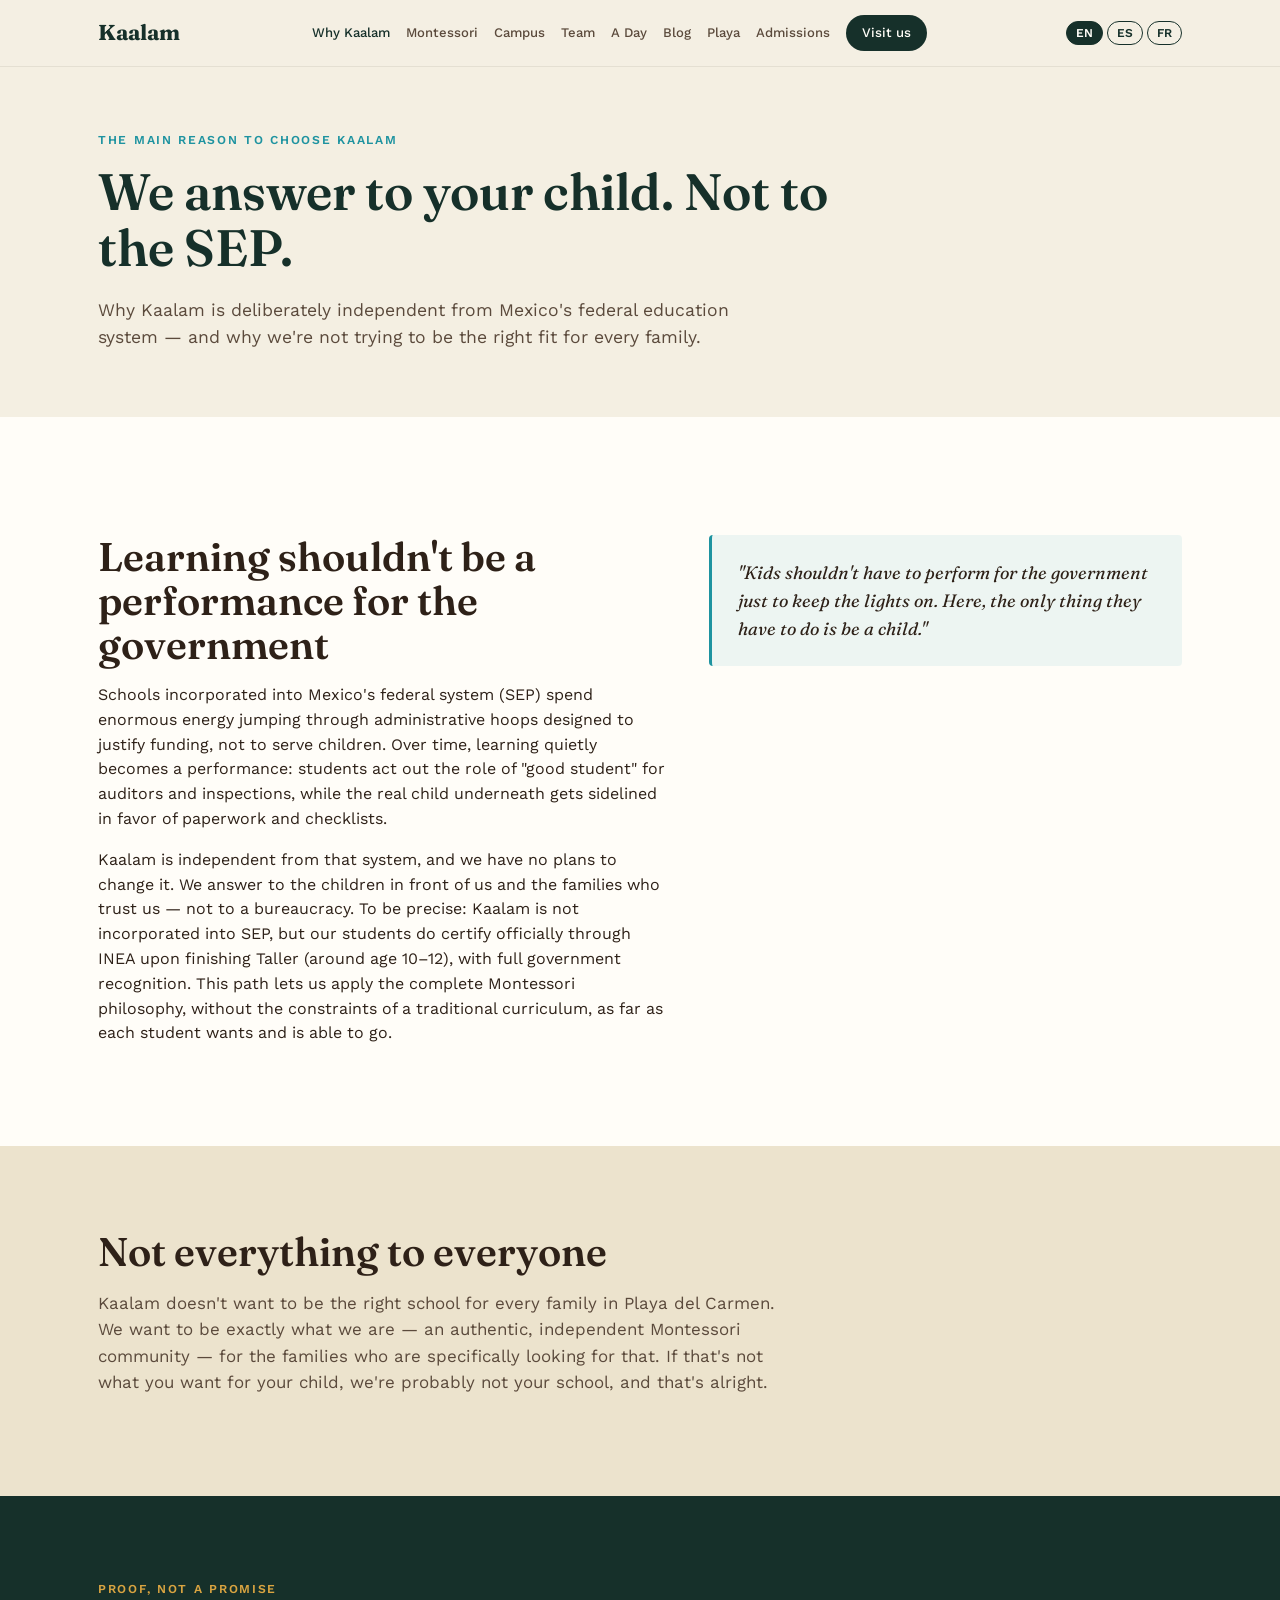
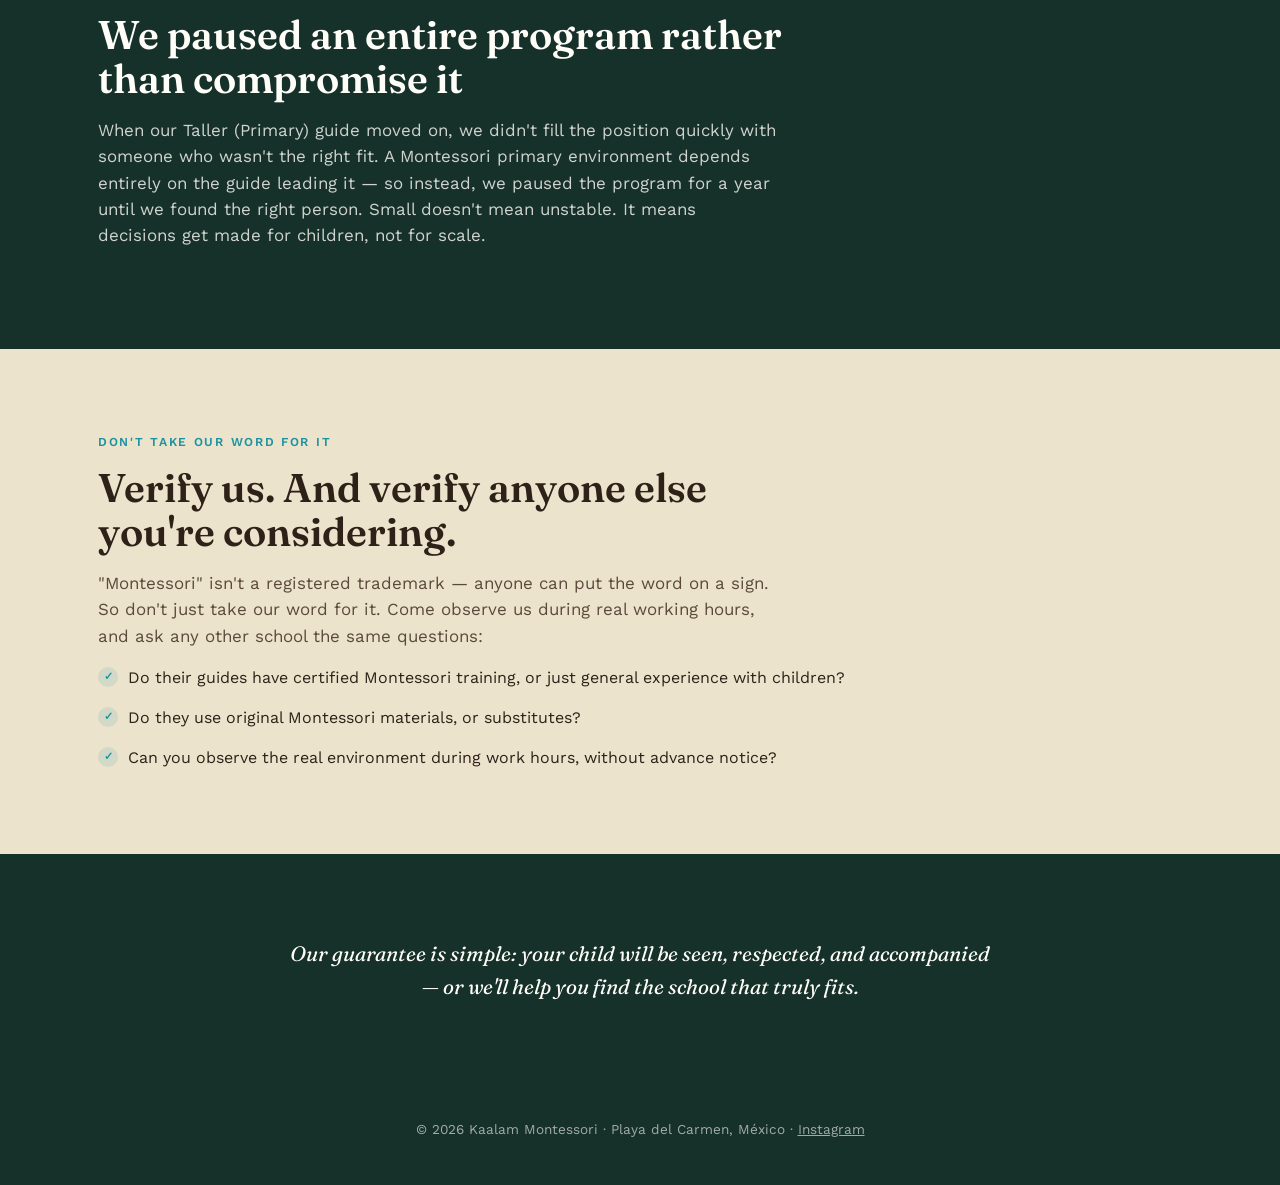
<file: index.html>
<!DOCTYPE html>
<html lang="en">
<head>
<meta charset="UTF-8">
<meta name="viewport" content="width=device-width, initial-scale=1.0">
<title>Por qué Kaalam — Kaalam Montessori</title>
<link rel="preconnect" href="https://fonts.googleapis.com">
<link rel="preconnect" href="https://fonts.gstatic.com" crossorigin>
<link href="https://fonts.googleapis.com/css2?family=Fraunces:opsz,wght@9..144,400;9..144,500;9..144,600;9..144,700&family=Work+Sans:wght@300;400;500;600;700&family=Caveat:wght@500;600&display=swap" rel="stylesheet">
<link rel="stylesheet" href="styles.css">
<style>
/* Critical inline fallback: ensures only one language shows even if styles.css fails to load */
body.en [data-lang]:not([data-lang="en"]) { display: none !important; }
body.es [data-lang]:not([data-lang="es"]) { display: none !important; }
body.fr [data-lang]:not([data-lang="fr"]) { display: none !important; }
</style>

</head>
<body class="en">

<header class="nav">
  <div class="nav-inner">
    <a href="index.html" class="brand">Kaalam</a>
    <nav class="nav-links">
      <a href="por-que-kaalam.html" class="active"><span data-lang="en">Why Kaalam</span><span data-lang="es">Por qué Kaalam</span><span data-lang="fr">Pourquoi Kaalam</span></a>
      <a href="montessori.html">Montessori</a>
      <a href="campus.html"><span data-lang="en">Campus</span><span data-lang="es">Campus</span><span data-lang="fr">Campus</span></a>
      <a href="equipo.html"><span data-lang="en">Team</span><span data-lang="es">Equipo</span><span data-lang="fr">Équipe</span></a>
      <a href="un-dia.html"><span data-lang="en">A Day</span><span data-lang="es">Un Día</span><span data-lang="fr">Une Journée</span></a>
      <a href="blog.html">Blog</a>
      <a href="playa.html">Playa</a>
      <a href="inscripciones.html"><span data-lang="en">Admissions</span><span data-lang="es">Inscripciones</span><span data-lang="fr">Admissions</span></a>
      <a href="contacto.html" class="nav-cta"><span data-lang="en">Visit us</span><span data-lang="es">Visítanos</span><span data-lang="fr">Visitez-nous</span></a>
    </nav>
    <div class="lang-switch" role="group" aria-label="Language">
      <button data-set-lang="en" class="lang-btn active">EN</button>
      <button data-set-lang="es" class="lang-btn">ES</button>
      <button data-set-lang="fr" class="lang-btn">FR</button>
    </div>
  </div>
</header>

<section class="page-hero">
  <div class="section-inner">
    <p class="eyebrow"><span data-lang="en">The main reason to choose Kaalam</span><span data-lang="es">La razón principal para elegir Kaalam</span><span data-lang="fr">La raison principale de choisir Kaalam</span></p>
    <h1><span data-lang="en">We answer to your child. Not to the SEP.</span><span data-lang="es">Le respondemos a tu hijo. No a la SEP.</span><span data-lang="fr">Nous répondons à votre enfant. Pas au ministère.</span></h1>
    <p class="lead"><span data-lang="en">Why Kaalam is deliberately independent from Mexico's federal education system — and why we're not trying to be the right fit for every family.</span><span data-lang="es">Por qué Kaalam es deliberadamente independiente del sistema educativo federal de México — y por qué no buscamos ser la opción correcta para cada familia.</span><span data-lang="fr">Pourquoi Kaalam est délibérément indépendante du système éducatif fédéral mexicain — et pourquoi nous ne cherchons pas à convenir à chaque famille.</span></p>
  </div>
</section>

<section class="section">
  <div class="section-inner">
    <div class="two-col">
      <div class="col-text">
        <h2><span data-lang="en">Learning shouldn't be a performance for the government</span><span data-lang="es">El aprendizaje no debería ser una actuación para el gobierno</span><span data-lang="fr">L'apprentissage ne devrait pas être une représentation pour le gouvernement</span></h2>
        <p>
          <span data-lang="en">Schools incorporated into Mexico's federal system (SEP) spend enormous energy jumping through administrative hoops designed to justify funding, not to serve children. Over time, learning quietly becomes a performance: students act out the role of "good student" for auditors and inspections, while the real child underneath gets sidelined in favor of paperwork and checklists.</span>
          <span data-lang="es">Las escuelas incorporadas al sistema federal de México (SEP) invierten una energía enorme en cumplir requisitos administrativos diseñados para justificar el financiamiento, no para servir a los niños. Con el tiempo, el aprendizaje se convierte, sin darse cuenta, en una actuación: los alumnos representan el papel de "buen estudiante" para auditorías e inspecciones, mientras el niño real queda en segundo plano frente al papeleo y las listas de requisitos.</span>
          <span data-lang="fr">Les écoles intégrées au système fédéral mexicain (SEP) consacrent une énergie considérable à remplir des exigences administratives conçues pour justifier un financement, pas pour servir les enfants. Avec le temps, l'apprentissage devient silencieusement une représentation : les élèves jouent le rôle du « bon élève » pour les audits et les inspections, pendant que l'enfant réel passe au second plan derrière la paperasse et les listes de contrôle.</span>
        </p>
        <p>
          <span data-lang="en">Kaalam is independent from that system, and we have no plans to change it. We answer to the children in front of us and the families who trust us — not to a bureaucracy. To be precise: Kaalam is not incorporated into SEP, but our students do certify officially through INEA upon finishing Taller (around age 10–12), with full government recognition. This path lets us apply the complete Montessori philosophy, without the constraints of a traditional curriculum, as far as each student wants and is able to go.</span>
          <span data-lang="es">Kaalam es independiente de ese sistema, y no tenemos planes de cambiarlo. Le respondemos a los niños que tenemos enfrente y a las familias que confían en nosotros — no a una burocracia. Para ser precisos: Kaalam no está incorporado a la SEP, pero nuestros alumnos sí certifican oficialmente vía INEA al terminar Taller (alrededor de los 10–12 años), con reconocimiento oficial del gobierno. Este camino nos permite aplicar la filosofía Montessori completa, sin las limitaciones de un currículo tradicional, hasta donde cada alumno quiera y pueda llegar.</span>
          <span data-lang="fr">Kaalam est indépendante de ce système, et nous n'avons pas l'intention de changer cela. Nous répondons aux enfants qui sont devant nous et aux familles qui nous font confiance — pas à une bureaucratie. Pour être précis : Kaalam n'est pas intégrée au SEP, mais nos élèves obtiennent une certification officielle via l'INEA à la fin du Taller (vers 10–12 ans), avec une reconnaissance gouvernementale complète. Cette voie nous permet d'appliquer la philosophie Montessori complète, sans les contraintes d'un programme traditionnel, aussi loin que chaque élève le souhaite et le peut.</span>
        </p>
      </div>
      <div class="col-quote">
        <blockquote>
          <span data-lang="en">"Kids shouldn't have to perform for the government just to keep the lights on. Here, the only thing they have to do is be a child."</span>
          <span data-lang="es">"Los niños no deberían tener que actuar para el gobierno solo para mantener las luces encendidas. Aquí, lo único que tienen que hacer es ser niños."</span>
          <span data-lang="fr">« Les enfants ne devraient pas avoir à se produire pour le gouvernement juste pour continuer à fonctionner. Ici, la seule chose qu'ils doivent faire, c'est être des enfants. »</span>
        </blockquote>
      </div>
    </div>
  </div>
</section>

<section class="section section-cream">
  <div class="section-inner">
    <h2><span data-lang="en">Not everything to everyone</span><span data-lang="es">No todo para todos</span><span data-lang="fr">Pas tout pour tout le monde</span></h2>
    <p class="section-lead">
      <span data-lang="en">Kaalam doesn't want to be the right school for every family in Playa del Carmen. We want to be exactly what we are — an authentic, independent Montessori community — for the families who are specifically looking for that. If that's not what you want for your child, we're probably not your school, and that's alright.</span>
      <span data-lang="es">Kaalam no busca ser la escuela correcta para cada familia en Playa del Carmen. Queremos ser exactamente lo que somos — una comunidad Montessori auténtica e independiente — para las familias que buscan precisamente eso. Si no es lo que quieres para tu hijo, probablemente no somos tu escuela, y está bien.</span>
      <span data-lang="fr">Kaalam ne cherche pas à être la bonne école pour chaque famille à Playa del Carmen. Nous voulons être exactement ce que nous sommes — une communauté Montessori authentique et indépendante — pour les familles qui recherchent précisément cela. Si ce n'est pas ce que vous voulez pour votre enfant, nous ne sommes probablement pas votre école, et c'est très bien ainsi.</span>
    </p>
  </div>
</section>

<section class="section section-dark">
  <div class="section-inner">
    <p class="eyebrow light"><span data-lang="en">Proof, not a promise</span><span data-lang="es">Prueba, no una promesa</span><span data-lang="fr">Une preuve, pas une promesse</span></p>
    <h2><span data-lang="en">We paused an entire program rather than compromise it</span><span data-lang="es">Pausamos un programa completo antes de comprometerlo</span><span data-lang="fr">Nous avons mis en pause un programme entier plutôt que de le compromettre</span></h2>
    <p class="section-lead">
      <span data-lang="en">When our Taller (Primary) guide moved on, we didn't fill the position quickly with someone who wasn't the right fit. A Montessori primary environment depends entirely on the guide leading it — so instead, we paused the program for a year until we found the right person. Small doesn't mean unstable. It means decisions get made for children, not for scale.</span>
      <span data-lang="es">Cuando nuestra guía de Taller (Primaria) se fue, no llenamos el puesto rápidamente con alguien que no fuera el ajuste correcto. Un ambiente Montessori de primaria depende por completo de la guía que lo lidera — así que, en cambio, pausamos el programa un año hasta encontrar a la persona correcta. Pequeño no significa inestable. Significa que las decisiones se toman pensando en los niños, no en el crecimiento.</span>
      <span data-lang="fr">Lorsque notre éducatrice de Taller (Primaire) est partie, nous n'avons pas pourvu le poste rapidement avec quelqu'un qui n'était pas le bon profil. Un environnement Montessori de primaire dépend entièrement de l'éducatrice qui le dirige — nous avons donc mis le programme en pause pendant un an, le temps de trouver la bonne personne. Petit ne veut pas dire instable. Cela veut dire que les décisions sont prises pour les enfants, pas pour la croissance.</span>
    </p>
  </div>
</section>

<section class="section section-cream">
  <div class="section-inner">
    <p class="eyebrow"><span data-lang="en">Don't take our word for it</span><span data-lang="es">No nos creas a nosotros</span><span data-lang="fr">Ne nous croyez pas sur parole</span></p>
    <h2><span data-lang="en">Verify us. And verify anyone else you're considering.</span><span data-lang="es">Verifícanos. Y verifica a cualquier otra opción que estés considerando.</span><span data-lang="fr">Vérifiez-nous. Et vérifiez toute autre option que vous envisagez.</span></h2>
    <p class="section-lead">
      <span data-lang="en">"Montessori" isn't a registered trademark — anyone can put the word on a sign. So don't just take our word for it. Come observe us during real working hours, and ask any other school the same questions:</span>
      <span data-lang="es">"Montessori" no es una marca registrada — cualquiera puede poner la palabra en un letrero. Así que no nos creas solo a nosotros. Ven a observarnos en horario real de trabajo, y hazle a cualquier otra escuela las mismas preguntas:</span>
      <span data-lang="fr">« Montessori » n'est pas une marque déposée — n'importe qui peut mettre ce mot sur une enseigne. Alors ne nous croyez pas simplement sur parole. Venez nous observer pendant les heures de travail réelles, et posez les mêmes questions à toute autre école :</span>
    </p>
    <ul class="check-list">
      <li><span data-lang="en">Do their guides have certified Montessori training, or just general experience with children?</span><span data-lang="es">¿Sus guías tienen formación Montessori certificada, o solo experiencia general con niños?</span><span data-lang="fr">Leurs éducatrices ont-elles une formation Montessori certifiée, ou juste une expérience générale avec les enfants ?</span></li>
      <li><span data-lang="en">Do they use original Montessori materials, or substitutes?</span><span data-lang="es">¿Usan materiales originales Montessori, o sustitutos?</span><span data-lang="fr">Utilisent-elles du matériel Montessori original, ou des substituts ?</span></li>
      <li><span data-lang="en">Can you observe the real environment during work hours, without advance notice?</span><span data-lang="es">¿Puedes observar el ambiente real durante horas de trabajo, sin aviso previo?</span><span data-lang="fr">Pouvez-vous observer l'environnement réel pendant les heures de travail, sans préavis ?</span></li>
    </ul>
  </div>
</section>

<section class="section section-dark">
  <div class="section-inner center">
    <p class="signature-quote" style="font-size:1.3rem; max-width:720px; margin:0 auto;">
      <span data-lang="en">Our guarantee is simple: your child will be seen, respected, and accompanied — or we'll help you find the school that truly fits.</span>
      <span data-lang="es">Nuestra garantía es simple: tu hijo será visto, respetado y acompañado — o te acompañamos a encontrar la mejor solución.</span>
      <span data-lang="fr">Notre garantie est simple : votre enfant sera vu, respecté et accompagné — ou nous vous aiderons à trouver l'école qui lui convient vraiment.</span>
    </p>
  </div>
</section>

<footer class="footer">
  <p>© <span id="year"></span> Kaalam Montessori · Playa del Carmen, México · <a href="https://instagram.com/montessorikaalam" target="_blank" rel="noopener">Instagram</a></p>
</footer>
<script src="script.js"></script>
</body>
</html>
</file>
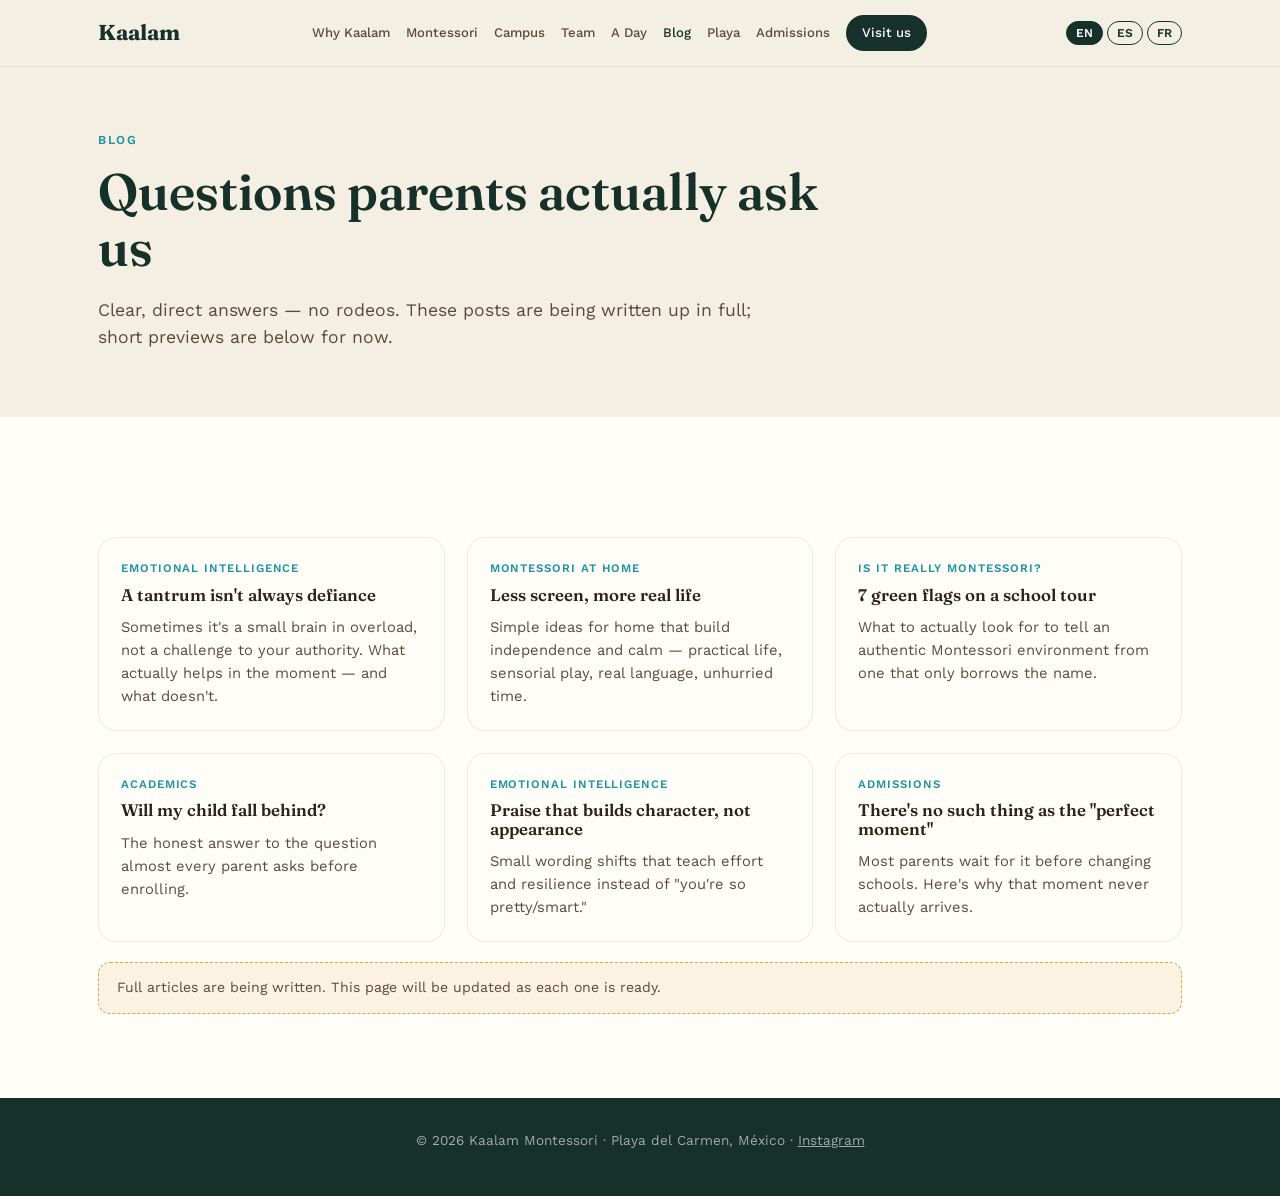
<file: blog.html>
<!DOCTYPE html>
<html lang="en">
<head>
<meta charset="UTF-8">
<meta name="viewport" content="width=device-width, initial-scale=1.0">
<title>Blog — Kaalam Montessori</title>
<link rel="preconnect" href="https://fonts.googleapis.com">
<link rel="preconnect" href="https://fonts.gstatic.com" crossorigin>
<link href="https://fonts.googleapis.com/css2?family=Fraunces:opsz,wght@9..144,400;9..144,500;9..144,600;9..144,700&family=Work+Sans:wght@300;400;500;600;700&family=Caveat:wght@500;600&display=swap" rel="stylesheet">
<link rel="stylesheet" href="styles.css">
<style>
/* Critical inline fallback: ensures only one language shows even if styles.css fails to load */
body.en [data-lang]:not([data-lang="en"]) { display: none !important; }
body.es [data-lang]:not([data-lang="es"]) { display: none !important; }
body.fr [data-lang]:not([data-lang="fr"]) { display: none !important; }
</style>

</head>
<body class="en">

<header class="nav">
  <div class="nav-inner">
    <a href="index.html" class="brand">Kaalam</a>
    <nav class="nav-links">
      <a href="por-que-kaalam.html"><span data-lang="en">Why Kaalam</span><span data-lang="es">Por qué Kaalam</span><span data-lang="fr">Pourquoi Kaalam</span></a>
      <a href="montessori.html">Montessori</a>
      <a href="campus.html"><span data-lang="en">Campus</span><span data-lang="es">Campus</span><span data-lang="fr">Campus</span></a>
      <a href="equipo.html"><span data-lang="en">Team</span><span data-lang="es">Equipo</span><span data-lang="fr">Équipe</span></a>
      <a href="un-dia.html"><span data-lang="en">A Day</span><span data-lang="es">Un Día</span><span data-lang="fr">Une Journée</span></a>
      <a href="blog.html" class="active">Blog</a>
      <a href="playa.html">Playa</a>
      <a href="inscripciones.html"><span data-lang="en">Admissions</span><span data-lang="es">Inscripciones</span><span data-lang="fr">Admissions</span></a>
      <a href="contacto.html" class="nav-cta"><span data-lang="en">Visit us</span><span data-lang="es">Visítanos</span><span data-lang="fr">Visitez-nous</span></a>
    </nav>
    <div class="lang-switch" role="group" aria-label="Language">
      <button data-set-lang="en" class="lang-btn active">EN</button>
      <button data-set-lang="es" class="lang-btn">ES</button>
      <button data-set-lang="fr" class="lang-btn">FR</button>
    </div>
  </div>
</header>

<section class="page-hero">
  <div class="section-inner">
    <p class="eyebrow"><span data-lang="en">Blog</span><span data-lang="es">Blog</span><span data-lang="fr">Blog</span></p>
    <h1><span data-lang="en">Questions parents actually ask us</span><span data-lang="es">Preguntas que los papás realmente nos hacen</span><span data-lang="fr">Des questions que les parents nous posent vraiment</span></h1>
    <p class="lead"><span data-lang="en">Clear, direct answers — no rodeos. These posts are being written up in full; short previews are below for now.</span><span data-lang="es">Respuestas claras y directas — sin rodeos. Estos artículos se están escribiendo por completo; por ahora, abajo hay adelantos breves.</span><span data-lang="fr">Des réponses claires et directes — sans détour. Ces articles sont en cours de rédaction complète ; de courts aperçus se trouvent ci-dessous pour le moment.</span></p>
  </div>
</section>

<section class="section">
  <div class="section-inner">
    <div class="blog-grid">

      <div class="blog-card">
        <span class="blog-tag"><span data-lang="en">Emotional Intelligence</span><span data-lang="es">Inteligencia Emocional</span><span data-lang="fr">Intelligence Émotionnelle</span></span>
        <h3><span data-lang="en">A tantrum isn't always defiance</span><span data-lang="es">Un berrinche no siempre es desafío</span><span data-lang="fr">Une crise n'est pas toujours de la défiance</span></h3>
        <p><span data-lang="en">Sometimes it's a small brain in overload, not a challenge to your authority. What actually helps in the moment — and what doesn't.</span><span data-lang="es">A veces es un cerebro pequeño desbordado, no un reto a tu autoridad. Qué ayuda de verdad en ese momento — y qué no.</span><span data-lang="fr">Parfois, c'est un petit cerveau débordé, pas un défi à votre autorité. Ce qui aide vraiment sur le moment — et ce qui n'aide pas.</span></p>
      </div>

      <div class="blog-card">
        <span class="blog-tag"><span data-lang="en">Montessori at Home</span><span data-lang="es">Montessori en Casa</span><span data-lang="fr">Montessori à la Maison</span></span>
        <h3><span data-lang="en">Less screen, more real life</span><span data-lang="es">Menos pantalla, más vida real</span><span data-lang="fr">Moins d'écran, plus de vraie vie</span></h3>
        <p><span data-lang="en">Simple ideas for home that build independence and calm — practical life, sensorial play, real language, unhurried time.</span><span data-lang="es">Ideas sencillas para casa que construyen independencia y calma — vida práctica, juego sensorial, lenguaje real, tiempo sin prisa.</span><span data-lang="fr">Des idées simples à la maison qui construisent l'indépendance et le calme — vie pratique, jeu sensoriel, vrai langage, temps sans précipitation.</span></p>
      </div>

      <div class="blog-card">
        <span class="blog-tag"><span data-lang="en">Is It Really Montessori?</span><span data-lang="es">¿Es Montessori de Verdad?</span><span data-lang="fr">Est-ce Vraiment Montessori ?</span></span>
        <h3><span data-lang="en">7 green flags on a school tour</span><span data-lang="es">7 señales verdes en una visita escolar</span><span data-lang="fr">7 signaux positifs lors d'une visite d'école</span></h3>
        <p><span data-lang="en">What to actually look for to tell an authentic Montessori environment from one that only borrows the name.</span><span data-lang="es">Qué observar realmente para distinguir un ambiente Montessori auténtico de uno que solo toma prestado el nombre.</span><span data-lang="fr">Ce qu'il faut vraiment observer pour distinguer un environnement Montessori authentique de celui qui n'en emprunte que le nom.</span></p>
      </div>

      <div class="blog-card">
        <span class="blog-tag"><span data-lang="en">Academics</span><span data-lang="es">Académico</span><span data-lang="fr">Académique</span></span>
        <h3><span data-lang="en">Will my child fall behind?</span><span data-lang="es">¿Mi hijo se atrasará?</span><span data-lang="fr">Mon enfant prendra-t-il du retard ?</span></h3>
        <p><span data-lang="en">The honest answer to the question almost every parent asks before enrolling.</span><span data-lang="es">La respuesta honesta a la pregunta que casi todos los papás hacen antes de inscribir a su hijo.</span><span data-lang="fr">La réponse honnête à la question que presque tous les parents posent avant d'inscrire leur enfant.</span></p>
      </div>

      <div class="blog-card">
        <span class="blog-tag"><span data-lang="en">Emotional Intelligence</span><span data-lang="es">Inteligencia Emocional</span><span data-lang="fr">Intelligence Émotionnelle</span></span>
        <h3><span data-lang="en">Praise that builds character, not appearance</span><span data-lang="es">Elogios que construyen carácter, no apariencia</span><span data-lang="fr">Des compliments qui construisent le caractère, pas l'apparence</span></h3>
        <p><span data-lang="en">Small wording shifts that teach effort and resilience instead of "you're so pretty/smart."</span><span data-lang="es">Pequeños cambios de palabras que enseñan esfuerzo y resiliencia en lugar de "qué guapo/inteligente eres".</span><span data-lang="fr">De petits changements de vocabulaire qui enseignent l'effort et la résilience plutôt que « tu es si beau/intelligent ».</span></p>
      </div>

      <div class="blog-card">
        <span class="blog-tag"><span data-lang="en">Admissions</span><span data-lang="es">Inscripciones</span><span data-lang="fr">Admissions</span></span>
        <h3><span data-lang="en">There's no such thing as the "perfect moment"</span><span data-lang="es">El "momento perfecto" no existe</span><span data-lang="fr">Le « moment parfait » n'existe pas</span></h3>
        <p><span data-lang="en">Most parents wait for it before changing schools. Here's why that moment never actually arrives.</span><span data-lang="es">La mayoría de los papás lo esperan antes de cambiar de escuela. Aquí está por qué ese momento nunca llega en realidad.</span><span data-lang="fr">La plupart des parents l'attendent avant de changer d'école. Voici pourquoi ce moment n'arrive jamais vraiment.</span></p>
      </div>

    </div>
    <div class="placeholder-note">
      <span data-lang="en">Full articles are being written. This page will be updated as each one is ready.</span>
      <span data-lang="es">Los artículos completos están en redacción. Esta página se actualizará conforme cada uno esté listo.</span>
      <span data-lang="fr">Les articles complets sont en cours de rédaction. Cette page sera mise à jour au fur et à mesure.</span>
    </div>
  </div>
</section>

<footer class="footer">
  <p>© <span id="year"></span> Kaalam Montessori · Playa del Carmen, México · <a href="https://instagram.com/montessorikaalam" target="_blank" rel="noopener">Instagram</a></p>
</footer>
<script src="script.js"></script>
</body>
</html>
</file>
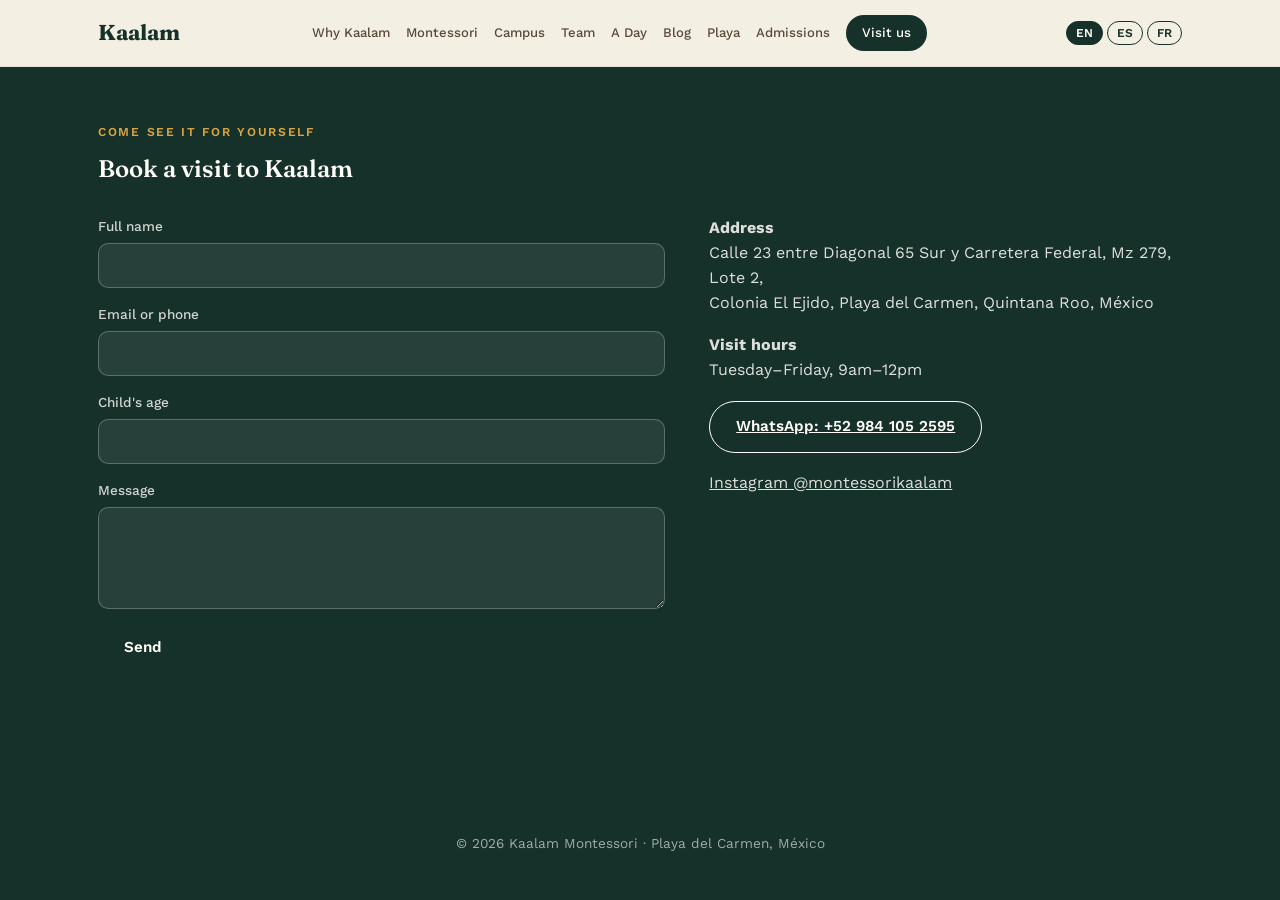
<file: contacto.html>
<!DOCTYPE html>
<html lang="en">
<head>
<meta charset="UTF-8">
<meta name="viewport" content="width=device-width, initial-scale=1.0">
<title>Contacto — Kaalam Montessori</title>
<link rel="preconnect" href="https://fonts.googleapis.com">
<link rel="preconnect" href="https://fonts.gstatic.com" crossorigin>
<link href="https://fonts.googleapis.com/css2?family=Fraunces:opsz,wght@9..144,400;9..144,500;9..144,600;9..144,700&family=Work+Sans:wght@300;400;500;600;700&family=Caveat:wght@500;600&display=swap" rel="stylesheet">
<link rel="stylesheet" href="styles.css">
<style>
/* Critical inline fallback: ensures only one language shows even if styles.css fails to load */
body.en [data-lang]:not([data-lang="en"]) { display: none !important; }
body.es [data-lang]:not([data-lang="es"]) { display: none !important; }
body.fr [data-lang]:not([data-lang="fr"]) { display: none !important; }
</style>

</head>
<body class="en">

<header class="nav">
  <div class="nav-inner">
    <a href="index.html" class="brand">Kaalam</a>
    <nav class="nav-links">
      <a href="por-que-kaalam.html"><span data-lang="en">Why Kaalam</span><span data-lang="es">Por qué Kaalam</span><span data-lang="fr">Pourquoi Kaalam</span></a>
      <a href="montessori.html">Montessori</a>
      <a href="campus.html"><span data-lang="en">Campus</span><span data-lang="es">Campus</span><span data-lang="fr">Campus</span></a>
      <a href="equipo.html"><span data-lang="en">Team</span><span data-lang="es">Equipo</span><span data-lang="fr">Équipe</span></a>
      <a href="un-dia.html"><span data-lang="en">A Day</span><span data-lang="es">Un Día</span><span data-lang="fr">Une Journée</span></a>
      <a href="blog.html">Blog</a>
      <a href="playa.html">Playa</a>
      <a href="inscripciones.html"><span data-lang="en">Admissions</span><span data-lang="es">Inscripciones</span><span data-lang="fr">Admissions</span></a>
      <a href="contacto.html" class="nav-cta active"><span data-lang="en">Visit us</span><span data-lang="es">Visítanos</span><span data-lang="fr">Visitez-nous</span></a>
    </nav>
    <div class="lang-switch" role="group" aria-label="Language">
      <button data-set-lang="en" class="lang-btn active">EN</button>
      <button data-set-lang="es" class="lang-btn">ES</button>
      <button data-set-lang="fr" class="lang-btn">FR</button>
    </div>
  </div>
</header>

<section class="section section-dark" style="padding-top:56px;">
  <div class="section-inner">
    <p class="eyebrow light"><span data-lang="en">Come see it for yourself</span><span data-lang="es">Ven a verlo tú mismo</span><span data-lang="fr">Venez le voir par vous-même</span></p>
    <h1><span data-lang="en">Book a visit to Kaalam</span><span data-lang="es">Agenda una visita a Kaalam</span><span data-lang="fr">Réservez une visite à Kaalam</span></h1>
    <div class="two-col">
      <form class="contact-form" id="contactForm">
        <label>
          <span data-lang="en">Full name</span><span data-lang="es">Nombre completo</span><span data-lang="fr">Nom complet</span>
          <input type="text" name="name" required>
        </label>
        <label>
          <span data-lang="en">Email or phone</span><span data-lang="es">Correo o teléfono</span><span data-lang="fr">E-mail ou téléphone</span>
          <input type="text" name="contact" required>
        </label>
        <label>
          <span data-lang="en">Child's age</span><span data-lang="es">Edad del niño/a</span><span data-lang="fr">Âge de l'enfant</span>
          <input type="text" name="age">
        </label>
        <label>
          <span data-lang="en">Message</span><span data-lang="es">Mensaje</span><span data-lang="fr">Message</span>
          <textarea name="message" rows="4"></textarea>
        </label>
        <button type="submit" class="btn btn-primary">
          <span data-lang="en">Send</span><span data-lang="es">Enviar</span><span data-lang="fr">Envoyer</span>
        </button>
        <p class="form-note" id="formNote"></p>
      </form>
      <div class="contact-info">
        <p><strong><span data-lang="en">Address</span><span data-lang="es">Dirección</span><span data-lang="fr">Adresse</span></strong><br>
        Calle 23 entre Diagonal 65 Sur y Carretera Federal, Mz 279, Lote 2,<br>Colonia El Ejido, Playa del Carmen, Quintana Roo, México</p>
        <p><strong><span data-lang="en">Visit hours</span><span data-lang="es">Horario de visitas</span><span data-lang="fr">Heures de visite</span></strong><br>
        <span data-lang="en">Tuesday–Friday, 9am–12pm</span><span data-lang="es">Martes a viernes, 9am–12pm</span><span data-lang="fr">Mardi à vendredi, 9h–12h</span></p>
        <p><a href="https://wa.me/529841052595" target="_blank" rel="noopener" class="btn btn-ghost">WhatsApp: +52 984 105 2595</a></p>
        <p><a href="https://instagram.com/montessorikaalam" target="_blank" rel="noopener">Instagram @montessorikaalam</a></p>
      </div>
    </div>
  </div>
</section>

<footer class="footer">
  <p>© <span id="year"></span> Kaalam Montessori · Playa del Carmen, México</p>
</footer>
<script src="script.js"></script>
</body>
</html>
</file>
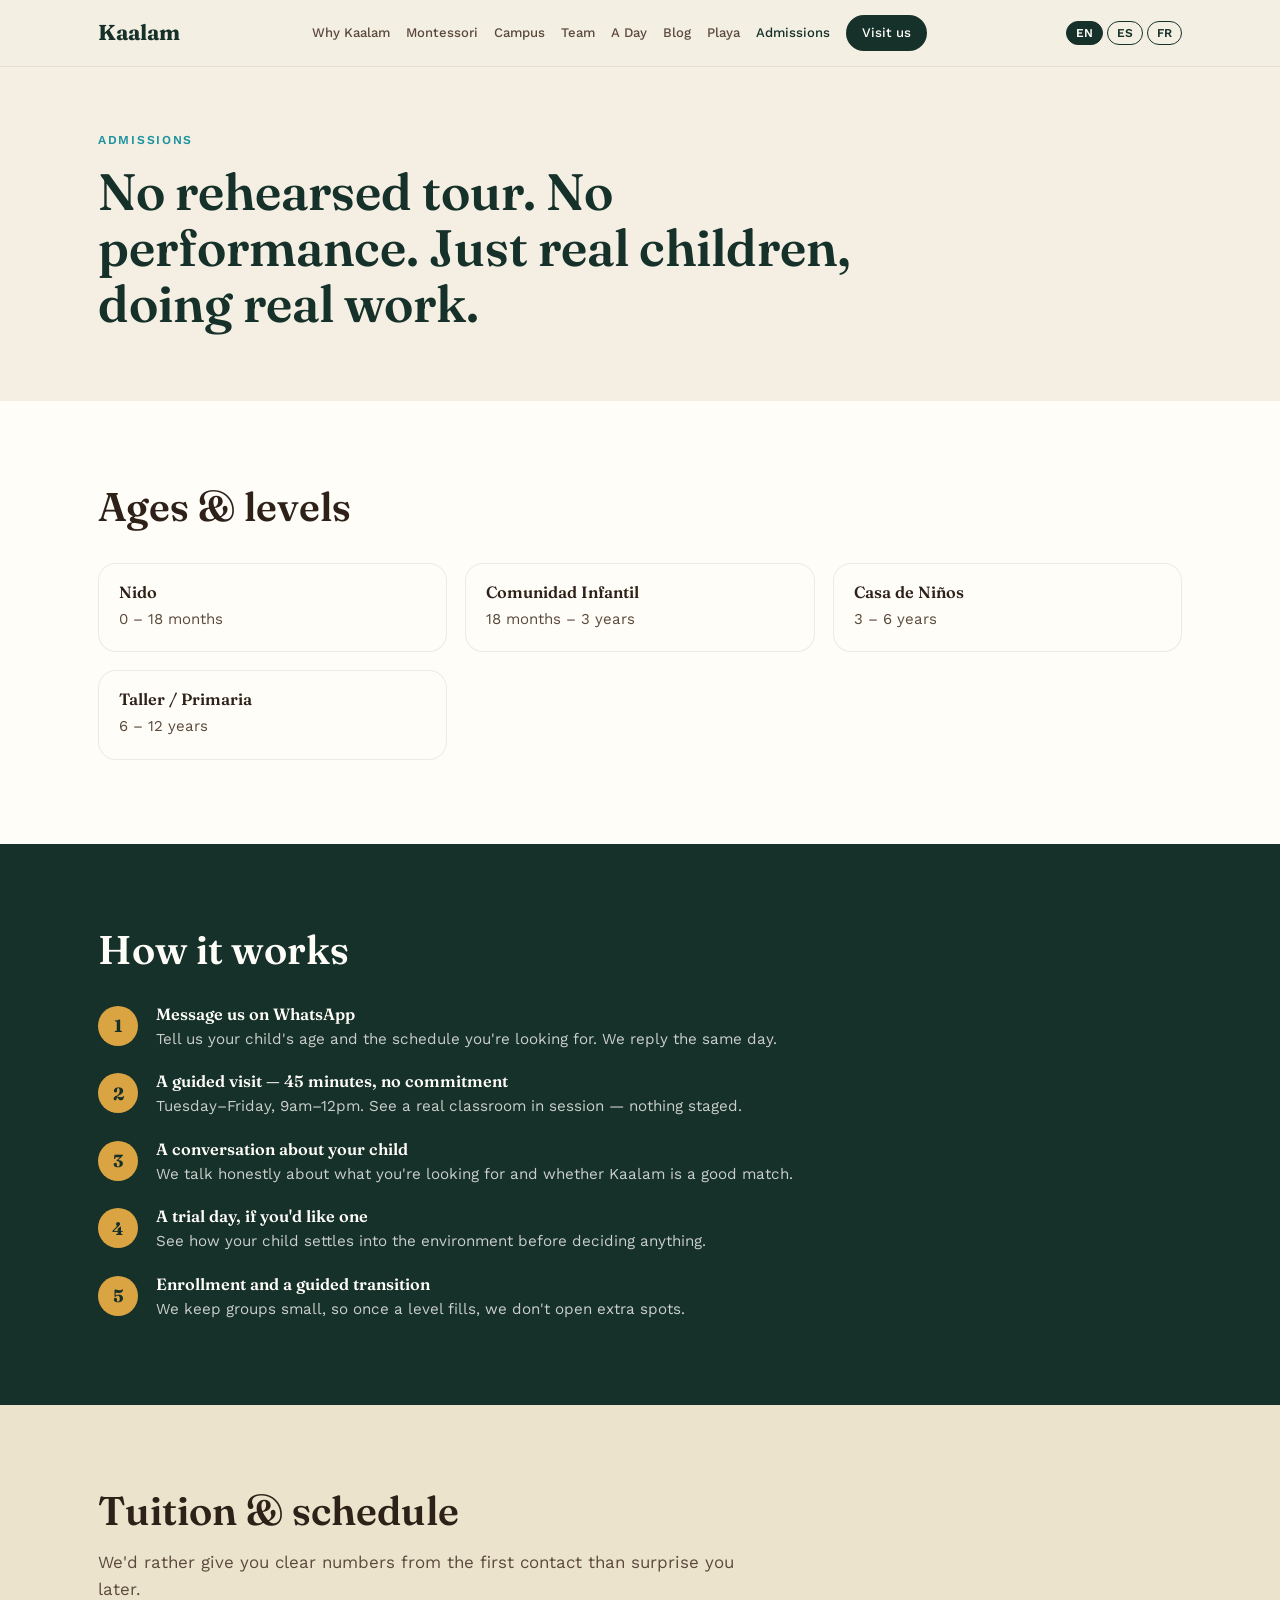
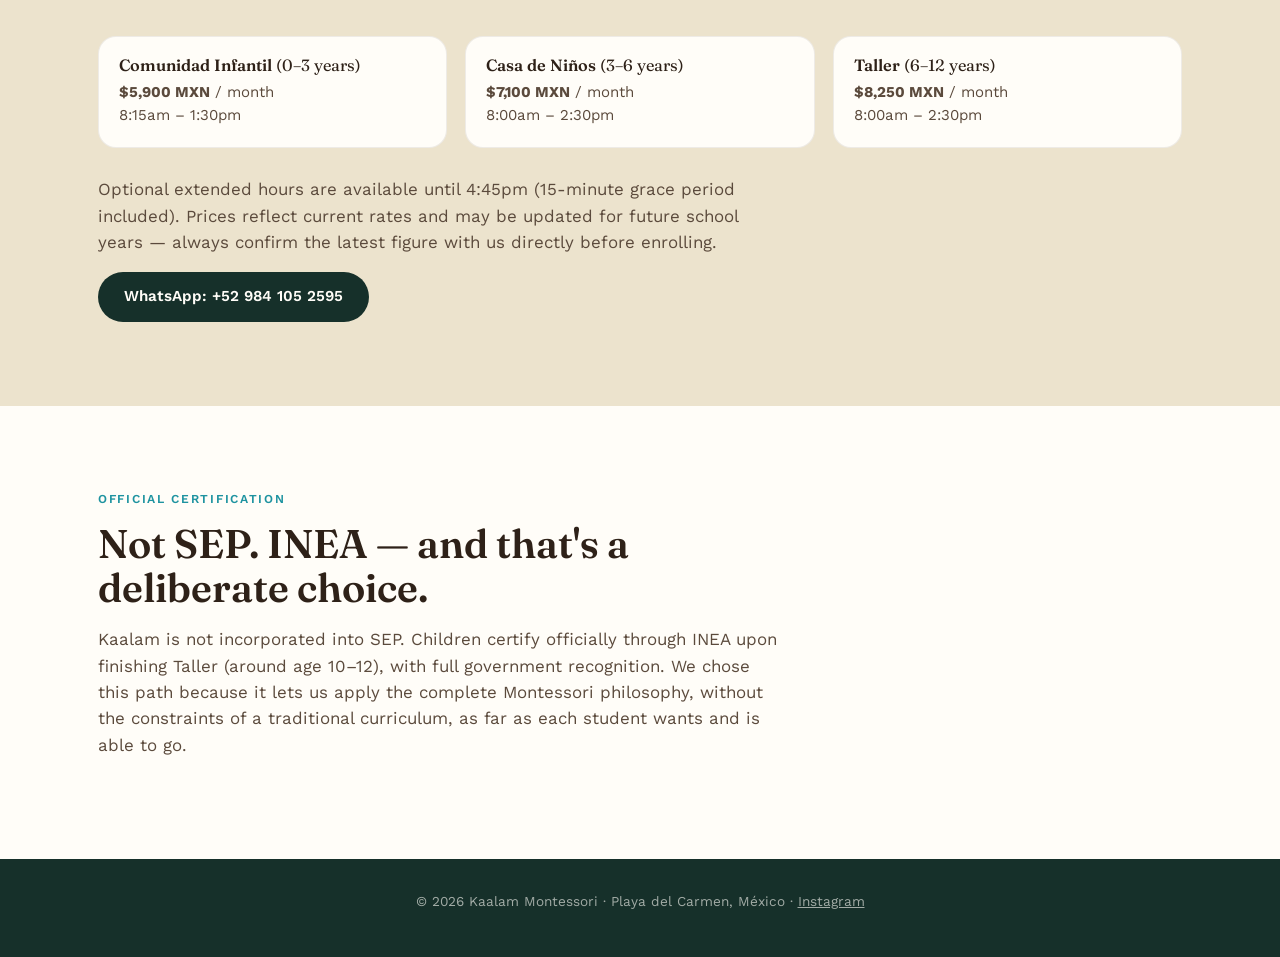
<file: inscripciones.html>
<!DOCTYPE html>
<html lang="en">
<head>
<meta charset="UTF-8">
<meta name="viewport" content="width=device-width, initial-scale=1.0">
<title>Inscripciones — Kaalam Montessori</title>
<link rel="preconnect" href="https://fonts.googleapis.com">
<link rel="preconnect" href="https://fonts.gstatic.com" crossorigin>
<link href="https://fonts.googleapis.com/css2?family=Fraunces:opsz,wght@9..144,400;9..144,500;9..144,600;9..144,700&family=Work+Sans:wght@300;400;500;600;700&family=Caveat:wght@500;600&display=swap" rel="stylesheet">
<link rel="stylesheet" href="styles.css">
<style>
/* Critical inline fallback: ensures only one language shows even if styles.css fails to load */
body.en [data-lang]:not([data-lang="en"]) { display: none !important; }
body.es [data-lang]:not([data-lang="es"]) { display: none !important; }
body.fr [data-lang]:not([data-lang="fr"]) { display: none !important; }
</style>

</head>
<body class="en">

<header class="nav">
  <div class="nav-inner">
    <a href="index.html" class="brand">Kaalam</a>
    <nav class="nav-links">
      <a href="por-que-kaalam.html"><span data-lang="en">Why Kaalam</span><span data-lang="es">Por qué Kaalam</span><span data-lang="fr">Pourquoi Kaalam</span></a>
      <a href="montessori.html">Montessori</a>
      <a href="campus.html"><span data-lang="en">Campus</span><span data-lang="es">Campus</span><span data-lang="fr">Campus</span></a>
      <a href="equipo.html"><span data-lang="en">Team</span><span data-lang="es">Equipo</span><span data-lang="fr">Équipe</span></a>
      <a href="un-dia.html"><span data-lang="en">A Day</span><span data-lang="es">Un Día</span><span data-lang="fr">Une Journée</span></a>
      <a href="blog.html">Blog</a>
      <a href="playa.html">Playa</a>
      <a href="inscripciones.html" class="active"><span data-lang="en">Admissions</span><span data-lang="es">Inscripciones</span><span data-lang="fr">Admissions</span></a>
      <a href="contacto.html" class="nav-cta"><span data-lang="en">Visit us</span><span data-lang="es">Visítanos</span><span data-lang="fr">Visitez-nous</span></a>
    </nav>
    <div class="lang-switch" role="group" aria-label="Language">
      <button data-set-lang="en" class="lang-btn active">EN</button>
      <button data-set-lang="es" class="lang-btn">ES</button>
      <button data-set-lang="fr" class="lang-btn">FR</button>
    </div>
  </div>
</header>

<section class="page-hero">
  <div class="section-inner">
    <p class="eyebrow"><span data-lang="en">Admissions</span><span data-lang="es">Inscripciones</span><span data-lang="fr">Admissions</span></p>
    <h1><span data-lang="en">No rehearsed tour. No performance. Just real children, doing real work.</span><span data-lang="es">Ningún tour ensayado. Ninguna actuación. Solo niños reales, haciendo trabajo real.</span><span data-lang="fr">Aucune visite répétée. Aucune représentation. Juste de vrais enfants, faisant un vrai travail.</span></h1>
  </div>
</section>

<section class="section">
  <div class="section-inner">
    <h2><span data-lang="en">Ages &amp; levels</span><span data-lang="es">Edades y niveles</span><span data-lang="fr">Âges et niveaux</span></h2>
    <div class="feature-grid">
      <div class="feature-card"><h3>Nido</h3><p>0 – 18 <span data-lang="en">months</span><span data-lang="es">meses</span><span data-lang="fr">mois</span></p></div>
      <div class="feature-card"><h3><span data-lang="en">Comunidad Infantil</span><span data-lang="es">Comunidad Infantil</span><span data-lang="fr">Comunidad Infantil</span></h3><p>18 <span data-lang="en">months</span><span data-lang="es">meses</span><span data-lang="fr">mois</span> – 3 <span data-lang="en">years</span><span data-lang="es">años</span><span data-lang="fr">ans</span></p></div>
      <div class="feature-card"><h3>Casa de Niños</h3><p>3 – 6 <span data-lang="en">years</span><span data-lang="es">años</span><span data-lang="fr">ans</span></p></div>
      <div class="feature-card"><h3>Taller / Primaria</h3><p>6 – 12 <span data-lang="en">years</span><span data-lang="es">años</span><span data-lang="fr">ans</span></p></div>
    </div>
  </div>
</section>

<section class="section section-dark">
  <div class="section-inner">
    <h2><span data-lang="en">How it works</span><span data-lang="es">Cómo funciona</span><span data-lang="fr">Comment ça marche</span></h2>
    <div class="steps-list">
      <div class="step-item">
        <div class="step-num">1</div>
        <div class="step-text">
          <h3><span data-lang="en">Message us on WhatsApp</span><span data-lang="es">Escríbenos por WhatsApp</span><span data-lang="fr">Écrivez-nous sur WhatsApp</span></h3>
          <p><span data-lang="en">Tell us your child's age and the schedule you're looking for. We reply the same day.</span><span data-lang="es">Cuéntanos la edad de tu hijo y el horario que buscas. Te respondemos el mismo día.</span><span data-lang="fr">Indiquez-nous l'âge de votre enfant et l'horaire que vous recherchez. Nous répondons le jour même.</span></p>
        </div>
      </div>
      <div class="step-item">
        <div class="step-num">2</div>
        <div class="step-text">
          <h3><span data-lang="en">A guided visit — 45 minutes, no commitment</span><span data-lang="es">Una visita guiada — 45 minutos, sin compromiso</span><span data-lang="fr">Une visite guidée — 45 minutes, sans engagement</span></h3>
          <p><span data-lang="en">Tuesday–Friday, 9am–12pm. See a real classroom in session — nothing staged.</span><span data-lang="es">Martes a viernes, 9am–12pm. Ve un salón real en sesión — nada preparado.</span><span data-lang="fr">Mardi à vendredi, 9h–12h. Découvrez une vraie classe en session — rien de préparé.</span></p>
        </div>
      </div>
      <div class="step-item">
        <div class="step-num">3</div>
        <div class="step-text">
          <h3><span data-lang="en">A conversation about your child</span><span data-lang="es">Una conversación sobre tu hijo</span><span data-lang="fr">Une conversation sur votre enfant</span></h3>
          <p><span data-lang="en">We talk honestly about what you're looking for and whether Kaalam is a good match.</span><span data-lang="es">Hablamos con honestidad sobre lo que buscas y si Kaalam es un buen ajuste.</span><span data-lang="fr">Nous discutons honnêtement de ce que vous recherchez et si Kaalam est le bon choix.</span></p>
        </div>
      </div>
      <div class="step-item">
        <div class="step-num">4</div>
        <div class="step-text">
          <h3><span data-lang="en">A trial day, if you'd like one</span><span data-lang="es">Un día de prueba, si lo deseas</span><span data-lang="fr">Une journée d'essai, si vous le souhaitez</span></h3>
          <p><span data-lang="en">See how your child settles into the environment before deciding anything.</span><span data-lang="es">Ve cómo se adapta tu hijo al ambiente antes de decidir cualquier cosa.</span><span data-lang="fr">Voyez comment votre enfant s'installe dans l'environnement avant de décider quoi que ce soit.</span></p>
        </div>
      </div>
      <div class="step-item">
        <div class="step-num">5</div>
        <div class="step-text">
          <h3><span data-lang="en">Enrollment and a guided transition</span><span data-lang="es">Inscripción y transición acompañada</span><span data-lang="fr">Inscription et transition accompagnée</span></h3>
          <p><span data-lang="en">We keep groups small, so once a level fills, we don't open extra spots.</span><span data-lang="es">Mantenemos grupos pequeños, así que cuando un nivel se llena, no abrimos espacios extra.</span><span data-lang="fr">Nous gardons des groupes restreints, donc une fois qu'un niveau est complet, nous n'ouvrons pas de places supplémentaires.</span></p>
        </div>
      </div>
    </div>
  </div>
</section>

<section class="section section-cream">
  <div class="section-inner">
    <h2><span data-lang="en">Tuition &amp; schedule</span><span data-lang="es">Colegiaturas y horarios</span><span data-lang="fr">Frais de scolarité et horaires</span></h2>
    <p class="section-lead">
      <span data-lang="en">We'd rather give you clear numbers from the first contact than surprise you later.</span>
      <span data-lang="es">Preferimos darte números claros desde el primer contacto — sin sorpresas después.</span>
      <span data-lang="fr">Nous préférons vous donner des chiffres clairs dès le premier contact, plutôt que de vous surprendre plus tard.</span>
    </p>
    <div class="feature-grid">
      <div class="feature-card">
        <h3>Comunidad Infantil <span style="font-weight:400;">(0–3 <span data-lang="en">years</span><span data-lang="es">años</span><span data-lang="fr">ans</span>)</span></h3>
        <p><strong>$5,900 MXN</strong> / <span data-lang="en">month</span><span data-lang="es">mes</span><span data-lang="fr">mois</span><br>
        8:15am – 1:30pm</p>
      </div>
      <div class="feature-card">
        <h3>Casa de Niños <span style="font-weight:400;">(3–6 <span data-lang="en">years</span><span data-lang="es">años</span><span data-lang="fr">ans</span>)</span></h3>
        <p><strong>$7,100 MXN</strong> / <span data-lang="en">month</span><span data-lang="es">mes</span><span data-lang="fr">mois</span><br>
        8:00am – 2:30pm</p>
      </div>
      <div class="feature-card">
        <h3>Taller <span style="font-weight:400;">(6–12 <span data-lang="en">years</span><span data-lang="es">años</span><span data-lang="fr">ans</span>)</span></h3>
        <p><strong>$8,250 MXN</strong> / <span data-lang="en">month</span><span data-lang="es">mes</span><span data-lang="fr">mois</span><br>
        8:00am – 2:30pm</p>
      </div>
    </div>
    <p class="section-lead" style="margin-top:28px;">
      <span data-lang="en">Optional extended hours are available until 4:45pm (15-minute grace period included). Prices reflect current rates and may be updated for future school years — always confirm the latest figure with us directly before enrolling.</span>
      <span data-lang="es">Hay horario extendido opcional hasta las 4:45pm (con 15 minutos de tolerancia incluidos). Los precios reflejan las tarifas vigentes y pueden actualizarse para ciclos futuros — confirma siempre la cifra más reciente directamente con nosotros antes de inscribir.</span>
      <span data-lang="fr">Un horaire prolongé optionnel est disponible jusqu'à 16h45 (avec 15 minutes de tolérance incluses). Les prix reflètent les tarifs actuels et peuvent être mis à jour pour les prochaines années scolaires — confirmez toujours le montant le plus récent directement avec nous avant l'inscription.</span>
    </p>
    <a href="https://wa.me/529841052595" target="_blank" rel="noopener" class="btn btn-primary">WhatsApp: +52 984 105 2595</a>
  </div>
</section>

<section class="section">
  <div class="section-inner">
    <p class="eyebrow"><span data-lang="en">Official certification</span><span data-lang="es">Certificación oficial</span><span data-lang="fr">Certification officielle</span></p>
    <h2><span data-lang="en">Not SEP. INEA — and that's a deliberate choice.</span><span data-lang="es">No SEP. INEA — y es una decisión deliberada.</span><span data-lang="fr">Pas le SEP. L'INEA — et c'est un choix délibéré.</span></h2>
    <p class="section-lead">
      <span data-lang="en">Kaalam is not incorporated into SEP. Children certify officially through INEA upon finishing Taller (around age 10–12), with full government recognition. We chose this path because it lets us apply the complete Montessori philosophy, without the constraints of a traditional curriculum, as far as each student wants and is able to go.</span>
      <span data-lang="es">Kaalam no está incorporado a la SEP. Los niños certifican oficialmente vía INEA al terminar Taller (alrededor de los 10–12 años), con validez oficial ante el gobierno. Elegimos este camino porque nos permite aplicar la filosofía Montessori completa, sin las limitaciones de un currículo tradicional, hasta donde cada alumno quiera y pueda llegar.</span>
      <span data-lang="fr">Kaalam n'est pas intégrée au SEP. Les enfants obtiennent une certification officielle via l'INEA à la fin du Taller (vers 10–12 ans), avec une reconnaissance gouvernementale complète. Nous avons choisi cette voie car elle nous permet d'appliquer la philosophie Montessori complète, sans les contraintes d'un programme traditionnel, aussi loin que chaque élève le souhaite et le peut.</span>
    </p>
  </div>
</section>

<footer class="footer">
  <p>© <span id="year"></span> Kaalam Montessori · Playa del Carmen, México · <a href="https://instagram.com/montessorikaalam" target="_blank" rel="noopener">Instagram</a></p>
</footer>
<script src="script.js"></script>
</body>
</html>
</file>
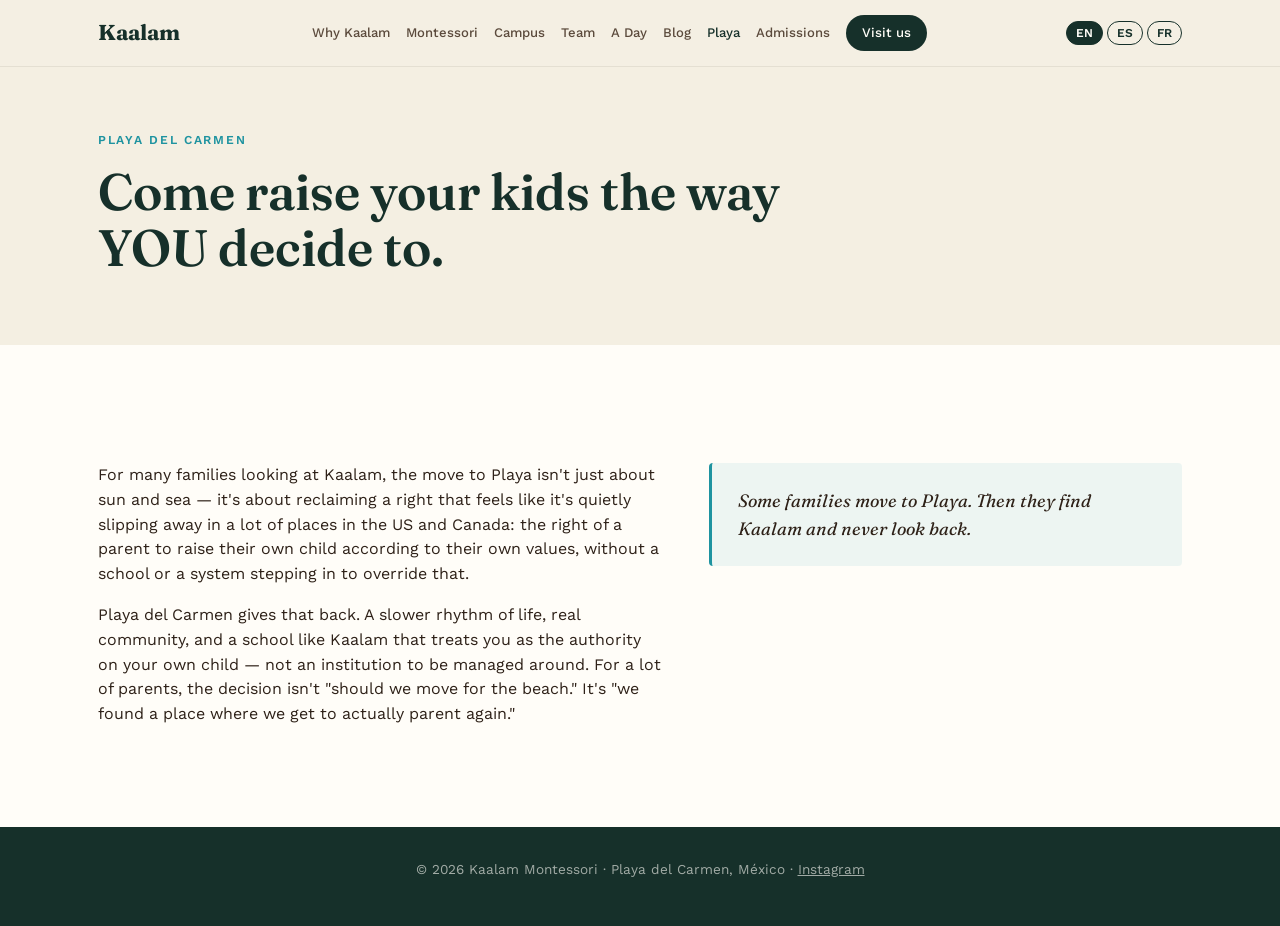
<file: playa.html>
<!DOCTYPE html>
<html lang="en">
<head>
<meta charset="UTF-8">
<meta name="viewport" content="width=device-width, initial-scale=1.0">
<title>Playa del Carmen — Kaalam Montessori</title>
<link rel="preconnect" href="https://fonts.googleapis.com">
<link rel="preconnect" href="https://fonts.gstatic.com" crossorigin>
<link href="https://fonts.googleapis.com/css2?family=Fraunces:opsz,wght@9..144,400;9..144,500;9..144,600;9..144,700&family=Work+Sans:wght@300;400;500;600;700&family=Caveat:wght@500;600&display=swap" rel="stylesheet">
<link rel="stylesheet" href="styles.css">
<style>
/* Critical inline fallback: ensures only one language shows even if styles.css fails to load */
body.en [data-lang]:not([data-lang="en"]) { display: none !important; }
body.es [data-lang]:not([data-lang="es"]) { display: none !important; }
body.fr [data-lang]:not([data-lang="fr"]) { display: none !important; }
</style>

</head>
<body class="en">

<header class="nav">
  <div class="nav-inner">
    <a href="index.html" class="brand">Kaalam</a>
    <nav class="nav-links">
      <a href="por-que-kaalam.html"><span data-lang="en">Why Kaalam</span><span data-lang="es">Por qué Kaalam</span><span data-lang="fr">Pourquoi Kaalam</span></a>
      <a href="montessori.html">Montessori</a>
      <a href="campus.html"><span data-lang="en">Campus</span><span data-lang="es">Campus</span><span data-lang="fr">Campus</span></a>
      <a href="equipo.html"><span data-lang="en">Team</span><span data-lang="es">Equipo</span><span data-lang="fr">Équipe</span></a>
      <a href="un-dia.html"><span data-lang="en">A Day</span><span data-lang="es">Un Día</span><span data-lang="fr">Une Journée</span></a>
      <a href="blog.html">Blog</a>
      <a href="playa.html" class="active">Playa</a>
      <a href="inscripciones.html"><span data-lang="en">Admissions</span><span data-lang="es">Inscripciones</span><span data-lang="fr">Admissions</span></a>
      <a href="contacto.html" class="nav-cta"><span data-lang="en">Visit us</span><span data-lang="es">Visítanos</span><span data-lang="fr">Visitez-nous</span></a>
    </nav>
    <div class="lang-switch" role="group" aria-label="Language">
      <button data-set-lang="en" class="lang-btn active">EN</button>
      <button data-set-lang="es" class="lang-btn">ES</button>
      <button data-set-lang="fr" class="lang-btn">FR</button>
    </div>
  </div>
</header>

<section class="page-hero">
  <div class="section-inner">
    <p class="eyebrow"><span data-lang="en">Playa del Carmen</span><span data-lang="es">Playa del Carmen</span><span data-lang="fr">Playa del Carmen</span></p>
    <h1><span data-lang="en">Come raise your kids the way YOU decide to.</span><span data-lang="es">Ven a criar a tus hijos como TÚ decidas.</span><span data-lang="fr">Venez élever vos enfants comme VOUS le décidez.</span></h1>
  </div>
</section>

<section class="section">
  <div class="section-inner">
    <div class="two-col">
      <div class="col-text">
        <p>
          <span data-lang="en">For many families looking at Kaalam, the move to Playa isn't just about sun and sea — it's about reclaiming a right that feels like it's quietly slipping away in a lot of places in the US and Canada: the right of a parent to raise their own child according to their own values, without a school or a system stepping in to override that.</span>
          <span data-lang="es">Para muchas familias que consideran Kaalam, la mudanza a Playa no es solo por el sol y el mar — es recuperar un derecho que parece estarse perdiendo poco a poco en muchos lugares de EE.UU. y Canadá: el derecho de un padre a criar a su propio hijo según sus propios valores, sin que una escuela o un sistema intervenga para anularlo.</span>
          <span data-lang="fr">Pour de nombreuses familles qui envisagent Kaalam, le déménagement à Playa ne concerne pas seulement le soleil et la mer — il s'agit de retrouver un droit qui semble s'effriter tranquillement dans beaucoup d'endroits aux États-Unis et au Canada : le droit d'un parent d'élever son propre enfant selon ses propres valeurs, sans qu'une école ou un système ne s'y interpose.</span>
        </p>
        <p>
          <span data-lang="en">Playa del Carmen gives that back. A slower rhythm of life, real community, and a school like Kaalam that treats you as the authority on your own child — not an institution to be managed around. For a lot of parents, the decision isn't "should we move for the beach." It's "we found a place where we get to actually parent again."</span>
          <span data-lang="es">Playa del Carmen te lo devuelve. Un ritmo de vida más tranquilo, comunidad real, y un colegio como Kaalam que te trata como la autoridad sobre tu propio hijo — no como una institución que hay que sortear. Para muchos papás, la decisión no es "¿nos mudamos por la playa?". Es "encontramos un lugar donde por fin podemos volver a ser padres de verdad".</span>
          <span data-lang="fr">Playa del Carmen vous redonne cela. Un rythme de vie plus tranquille, une communauté réelle, et une école comme Kaalam qui vous traite comme l'autorité sur votre propre enfant — pas comme une institution à contourner. Pour beaucoup de parents, la décision n'est pas « devrions-nous déménager pour la plage ». C'est « nous avons trouvé un endroit où nous pouvons enfin redevenir de vrais parents ».</span>
        </p>
      </div>
      <div class="col-quote">
        <p class="signature-quote">
          <span data-lang="en">Some families move to Playa. Then they find Kaalam and never look back.</span>
          <span data-lang="es">Algunas familias se mudan a Playa. Luego encuentran Kaalam y nunca miran atrás.</span>
          <span data-lang="fr">Certaines familles s'installent à Playa. Puis elles découvrent Kaalam et ne regardent plus jamais en arrière.</span>
        </p>
      </div>
    </div>
  </div>
</section>

<footer class="footer">
  <p>© <span id="year"></span> Kaalam Montessori · Playa del Carmen, México · <a href="https://instagram.com/montessorikaalam" target="_blank" rel="noopener">Instagram</a></p>
</footer>
<script src="script.js"></script>
</body>
</html>
</file>
<file: styles.css>
/* ===== Design tokens ===== */
:root {
  --jungle-deep: #16302A;
  --jungle-mid: #2F5D4F;
  --limestone: #F4EFE2;
  --limestone-2: #ECE3CD;
  --white: #FFFDF8;
  --cenote: #1E93A0;
  --gold: #D9A441;
  --bark: #2E2118;
  --bark-soft: #5B4A3C;

  --font-display: "Fraunces", serif;
  --font-body: "Work Sans", sans-serif;
  --font-accent: "Caveat", cursive;

  --radius: 18px;
  --max-w: 1140px;
}

* { box-sizing: border-box; }
html { scroll-behavior: smooth; }
body {
  margin: 0;
  font-family: var(--font-body);
  color: var(--bark);
  background: var(--white);
  line-height: 1.55;
}
h1, h2, h3 { font-family: var(--font-display); margin: 0 0 0.4em; line-height: 1.1; font-weight: 600; }
p { margin: 0 0 1em; }
a { color: inherit; }
img, svg { max-width: 100%; display: block; }
ul { padding-left: 0; }

/* language toggling */
body.en [data-lang]:not([data-lang="en"]) { display: none; }
body.es [data-lang]:not([data-lang="es"]) { display: none; }
body.fr [data-lang]:not([data-lang="fr"]) { display: none; }

.section-inner, .nav-inner { max-width: var(--max-w); margin: 0 auto; padding: 0 28px; }
.center { text-align: center; }
.center .section-lead { margin-left: auto; margin-right: auto; }

/* ===== Nav ===== */
.nav {
  position: sticky; top: 0; z-index: 50;
  background: rgba(244,239,226,0.94);
  backdrop-filter: blur(8px);
  border-bottom: 1px solid rgba(46,33,24,0.08);
}
.nav-inner { display: flex; align-items: center; justify-content: space-between; height: 66px; gap: 16px; }
.brand { font-family: var(--font-display); font-size: 1.35rem; font-weight: 700; color: var(--jungle-deep); text-decoration: none; white-space: nowrap; }
.nav-links { display: flex; gap: 16px; align-items: center; flex-wrap: nowrap; overflow-x: auto; scrollbar-width: none; }
.nav-links::-webkit-scrollbar { display: none; }
.nav-links a { text-decoration: none; font-size: 0.82rem; font-weight: 500; color: var(--bark-soft); white-space: nowrap; }
.nav-links a:hover, .nav-links a.active { color: var(--jungle-deep); }
.nav-cta { background: var(--jungle-deep); color: var(--white) !important; padding: 8px 16px; border-radius: 999px; }
.lang-switch { display: flex; gap: 4px; margin-left: 8px; flex-shrink: 0; }
.lang-btn {
  font-family: var(--font-body); font-size: 0.75rem; font-weight: 600;
  border: 1px solid var(--jungle-deep); background: transparent; color: var(--jungle-deep);
  padding: 4px 9px; border-radius: 999px; cursor: pointer;
}
.lang-btn.active { background: var(--jungle-deep); color: var(--white); }

@media (max-width: 900px) {
  .nav-links { display: none; }
}

/* ===== Page hero (subpages) ===== */
.page-hero {
  background: var(--limestone);
  padding: 64px 0 48px;
  position: relative;
  overflow: hidden;
}
.page-hero h1 { font-size: clamp(2rem, 5vw, 3.2rem); color: var(--jungle-deep); max-width: 780px; }
.page-hero .lead { font-size: 1.1rem; color: var(--bark-soft); max-width: 680px; }

/* ===== Home hero ===== */
.hero {
  position: relative; min-height: 82vh; display: flex; align-items: center;
  background: var(--limestone); overflow: hidden;
}
.hero-leaves { position: absolute; inset: 0; z-index: 0; opacity: 0.9; }
.hero-leaves svg { width: 100%; height: 100%; }
.leaf { fill: var(--jungle-mid); opacity: 0.18; }
.leaf-2 { fill: var(--cenote); opacity: 0.14; }
.leaf-3 { fill: var(--gold); opacity: 0.16; }
.hero-inner { position: relative; z-index: 1; max-width: var(--max-w); margin: 0 auto; padding: 60px 28px; }
.eyebrow {
  font-family: var(--font-body); text-transform: uppercase; letter-spacing: 0.14em;
  font-size: 0.76rem; font-weight: 600; color: var(--cenote); margin-bottom: 14px;
}
.eyebrow.light { color: var(--gold); }
.hero h1 { font-size: clamp(2.2rem, 6vw, 4.2rem); color: var(--jungle-deep); max-width: 820px; }
.hero-sub { font-size: 1.12rem; max-width: 640px; color: var(--bark-soft); }
.hero-actions { display: flex; gap: 14px; margin-top: 28px; flex-wrap: wrap; }

.btn {
  display: inline-block; text-decoration: none; font-weight: 600; font-size: 0.95rem;
  padding: 13px 26px; border-radius: 999px; transition: transform 0.15s ease, opacity 0.15s ease;
  border: none; cursor: pointer; font-family: var(--font-body);
}
.btn:hover { transform: translateY(-2px); }
.btn-primary { background: var(--jungle-deep); color: var(--white); }
.btn-ghost { background: transparent; color: var(--jungle-deep); border: 1.5px solid var(--jungle-deep); }
.section-dark .btn-ghost { color: var(--white); border-color: var(--white); }

/* ===== Sections ===== */
.section { padding: 84px 0; }
.section-cream { background: var(--limestone-2); }
.section-dark { background: var(--jungle-deep); color: var(--white); }
.section-dark h2, .section-dark h3 { color: var(--white); }
.section-dark .col-text, .section-dark .contact-info { color: rgba(255,253,248,0.86); }
.section h2 { font-size: clamp(1.7rem, 3.2vw, 2.5rem); max-width: 720px; }
.section-lead { font-size: 1.06rem; max-width: 680px; color: var(--bark-soft); }
.section-dark .section-lead { color: rgba(255,253,248,0.8); }

.two-col { display: grid; grid-template-columns: 1.2fr 1fr; gap: 44px; margin-top: 34px; align-items: start; }
.two-col.reverse { grid-template-columns: 1fr 1.2fr; }
@media (max-width: 780px) { .two-col, .two-col.reverse { grid-template-columns: 1fr; } }

.col-quote { background: rgba(30,147,160,0.08); border-left: 3px solid var(--cenote); padding: 24px 26px; border-radius: 4px; }
.section-dark .col-quote { background: rgba(217,164,65,0.1); border-left-color: var(--gold); }
blockquote { margin: 0; font-family: var(--font-display); font-style: italic; font-size: 1.12rem; }
.signature-quote { font-family: var(--font-display); font-style: italic; font-size: 1.12rem; margin: 0; }

.check-list { list-style: none; margin: 0; display: flex; flex-direction: column; gap: 15px; }
.check-list li { padding-left: 30px; position: relative; }
.check-list li::before {
  content: "✓"; position: absolute; left: 0; top: 1px; color: var(--cenote);
  font-weight: 700; background: rgba(30,147,160,0.12); width: 20px; height: 20px;
  border-radius: 50%; display: flex; align-items: center; justify-content: center; font-size: 0.7rem;
}

.feature-grid { display: grid; grid-template-columns: repeat(3, 1fr); gap: 18px; margin-top: 34px; }
.feature-grid.two { grid-template-columns: repeat(2, 1fr); }
@media (max-width: 780px) { .feature-grid, .feature-grid.two { grid-template-columns: 1fr 1fr; } }
@media (max-width: 520px) { .feature-grid, .feature-grid.two { grid-template-columns: 1fr; } }
.feature-card {
  background: var(--white); border-radius: var(--radius); padding: 20px 20px;
  border: 1px solid rgba(46,33,24,0.08);
}
.section-dark .feature-card { background: rgba(255,253,248,0.06); border-color: rgba(255,253,248,0.14); }
.feature-card h3 { font-size: 1.02rem; margin-bottom: 6px; }
.feature-card p { margin: 0; color: var(--bark-soft); font-size: 0.94rem; }
.section-dark .feature-card p { color: rgba(255,253,248,0.75); }

/* Photo grid */
.photo-grid { display: grid; grid-template-columns: repeat(3, 1fr); gap: 16px; margin-top: 32px; }
.photo-grid.two { grid-template-columns: repeat(2, 1fr); }
@media (max-width: 780px) { .photo-grid, .photo-grid.two { grid-template-columns: 1fr 1fr; } }
@media (max-width: 520px) { .photo-grid, .photo-grid.two { grid-template-columns: 1fr; } }
.photo-card { border-radius: var(--radius); overflow: hidden; position: relative; background: var(--limestone-2); }
.photo-card img { width: 100%; height: 100%; object-fit: cover; aspect-ratio: 4/5; }
.photo-card .cap {
  position: absolute; bottom: 0; left: 0; right: 0; padding: 14px 16px;
  background: linear-gradient(to top, rgba(22,48,42,0.85), transparent);
  color: var(--white); font-size: 0.85rem; font-weight: 500;
}

/* ===== Growth rings (signature element) ===== */
.rings-wrap { position: relative; max-width: 480px; margin: 44px auto; aspect-ratio: 1/1; }
.rings-svg { width: 100%; height: 100%; }
.ring { fill: none; stroke-width: 2; opacity: 0; transform-origin: center; }
.ring-1 { stroke: var(--gold); }
.ring-2 { stroke: var(--cenote); }
.ring-3 { stroke: var(--jungle-mid); }
.ring-4 { stroke: var(--bark-soft); }
.rings-svg.in-view .ring { animation: ring-draw 1s ease forwards; }
.rings-svg.in-view .ring-1 { animation-delay: 0s; }
.rings-svg.in-view .ring-2 { animation-delay: 0.15s; }
.rings-svg.in-view .ring-3 { animation-delay: 0.3s; }
.rings-svg.in-view .ring-4 { animation-delay: 0.45s; }
@keyframes ring-draw { from { opacity: 0; transform: scale(0.85); } to { opacity: 1; transform: scale(1); } }
.rings-labels { position: absolute; inset: 0; pointer-events: none; }
.ring-label { position: absolute; text-align: center; }
.ring-label .ring-age { display: block; font-size: 0.7rem; color: var(--bark-soft); letter-spacing: 0.05em; }
.ring-label .ring-name { display: block; font-family: var(--font-display); font-weight: 600; font-size: 0.95rem; }
.label-1 { top: 50%; left: 50%; transform: translate(-50%, -50%); }
.label-2 { top: 22%; left: 50%; transform: translate(-50%, -50%); }
.label-3 { top: 8%; left: 50%; transform: translate(-50%, -50%); }
.label-4 { top: -3%; left: 50%; transform: translate(-50%, -50%); }

/* ===== Team / people cards ===== */
.team-grid { display: grid; grid-template-columns: repeat(3, 1fr); gap: 24px; margin-top: 36px; }
@media (max-width: 780px) { .team-grid { grid-template-columns: 1fr 1fr; } }
@media (max-width: 520px) { .team-grid { grid-template-columns: 1fr; } }
.team-card {
  background: rgba(255,253,248,0.06); border: 1px solid rgba(255,253,248,0.14);
  border-radius: var(--radius); padding: 22px; text-align: left;
}
.section:not(.section-dark) .team-card { background: var(--white); border-color: rgba(46,33,24,0.08); }
.team-photo {
  width: 100%; aspect-ratio: 1/1; border-radius: 14px; margin-bottom: 16px;
  background: linear-gradient(135deg, rgba(217,164,65,0.18), rgba(30,147,160,0.15));
  display: flex; align-items: center; justify-content: center;
  color: var(--bark-soft); font-size: 0.8rem; text-align: center; padding: 12px;
  border: 1.5px dashed rgba(91,74,60,0.35);
}
.team-photo img { width: 100%; height: 100%; object-fit: cover; border-radius: 14px; }
.team-role { color: var(--gold); font-size: 0.82rem; font-weight: 600; margin-bottom: 8px; text-transform: uppercase; letter-spacing: 0.05em; }
.team-card p:last-child { font-size: 0.92rem; margin: 0; }
.team-card.placeholder .team-role { opacity: 0.85; }

.team-photo.has-img {
  position: relative; border: none; padding: 0; background: none;
  display: block; overflow: hidden;
}
.team-photo.has-img img { width: 100%; height: 100%; object-fit: cover; border-radius: 14px; display: block; }
.ph-badge {
  position: absolute; bottom: 0; left: 0; right: 0;
  background: linear-gradient(to top, rgba(22,48,42,0.88), rgba(22,48,42,0.15) 70%, transparent);
  color: var(--white); font-size: 0.72rem; font-weight: 600;
  padding: 22px 12px 10px; text-align: center; border-radius: 0 0 14px 14px;
}

/* Blog cards */
.blog-grid { display: grid; grid-template-columns: repeat(3, 1fr); gap: 22px; margin-top: 36px; }
@media (max-width: 780px) { .blog-grid { grid-template-columns: 1fr 1fr; } }
@media (max-width: 520px) { .blog-grid { grid-template-columns: 1fr; } }
.blog-card { background: var(--white); border: 1px solid rgba(46,33,24,0.08); border-radius: var(--radius); padding: 22px; display: flex; flex-direction: column; gap: 8px; }
.blog-tag { font-size: 0.72rem; text-transform: uppercase; letter-spacing: 0.08em; color: var(--cenote); font-weight: 600; }
.blog-card h3 { font-size: 1.05rem; margin-bottom: 4px; }
.blog-card p { font-size: 0.92rem; color: var(--bark-soft); margin: 0; }

/* Steps / admissions */
.steps-list { display: flex; flex-direction: column; gap: 22px; margin-top: 34px; }
.step-item { display: flex; gap: 18px; align-items: flex-start; }
.step-num {
  flex-shrink: 0; width: 40px; height: 40px; border-radius: 50%; background: var(--gold); color: var(--jungle-deep);
  display: flex; align-items: center; justify-content: center; font-family: var(--font-display); font-weight: 700; font-size: 1.1rem;
}
.step-text h3 { font-size: 1.02rem; margin-bottom: 4px; }
.step-text p { margin: 0; color: rgba(255,253,248,0.78); font-size: 0.95rem; }

/* Placeholder note banner */
.placeholder-note {
  background: rgba(217,164,65,0.12); border: 1px dashed var(--gold); border-radius: 12px;
  padding: 14px 18px; font-size: 0.88rem; color: var(--bark-soft); margin-top: 20px;
}

/* ===== Contact ===== */
.contact-form { display: flex; flex-direction: column; gap: 16px; }
.contact-form label { display: flex; flex-direction: column; gap: 6px; font-size: 0.85rem; color: rgba(255,253,248,0.8); font-weight: 500; }
.contact-form input, .contact-form textarea {
  font-family: var(--font-body); font-size: 1rem; padding: 12px 14px;
  border-radius: 10px; border: 1px solid rgba(255,253,248,0.25);
  background: rgba(255,253,248,0.08); color: var(--white); resize: vertical;
}
.contact-form input::placeholder, .contact-form textarea::placeholder { color: rgba(255,253,248,0.5); }
.contact-form button { align-self: flex-start; }
.form-note { color: var(--gold); font-size: 0.9rem; min-height: 1.2em; }
.contact-info p { margin-bottom: 18px; }
.contact-info a { text-decoration: underline; }

.footer { text-align: center; padding: 32px 0; background: var(--jungle-deep); color: rgba(255,253,248,0.6); font-size: 0.85rem; }
.footer a { text-decoration: underline; }

@media (prefers-reduced-motion: reduce) {
  html { scroll-behavior: auto; }
  .rings-svg.in-view .ring { animation: none; opacity: 1; }
  .btn:hover { transform: none; }
}

a:focus-visible, button:focus-visible, input:focus-visible, textarea:focus-visible {
  outline: 3px solid var(--cenote); outline-offset: 2px;
}
</file>
